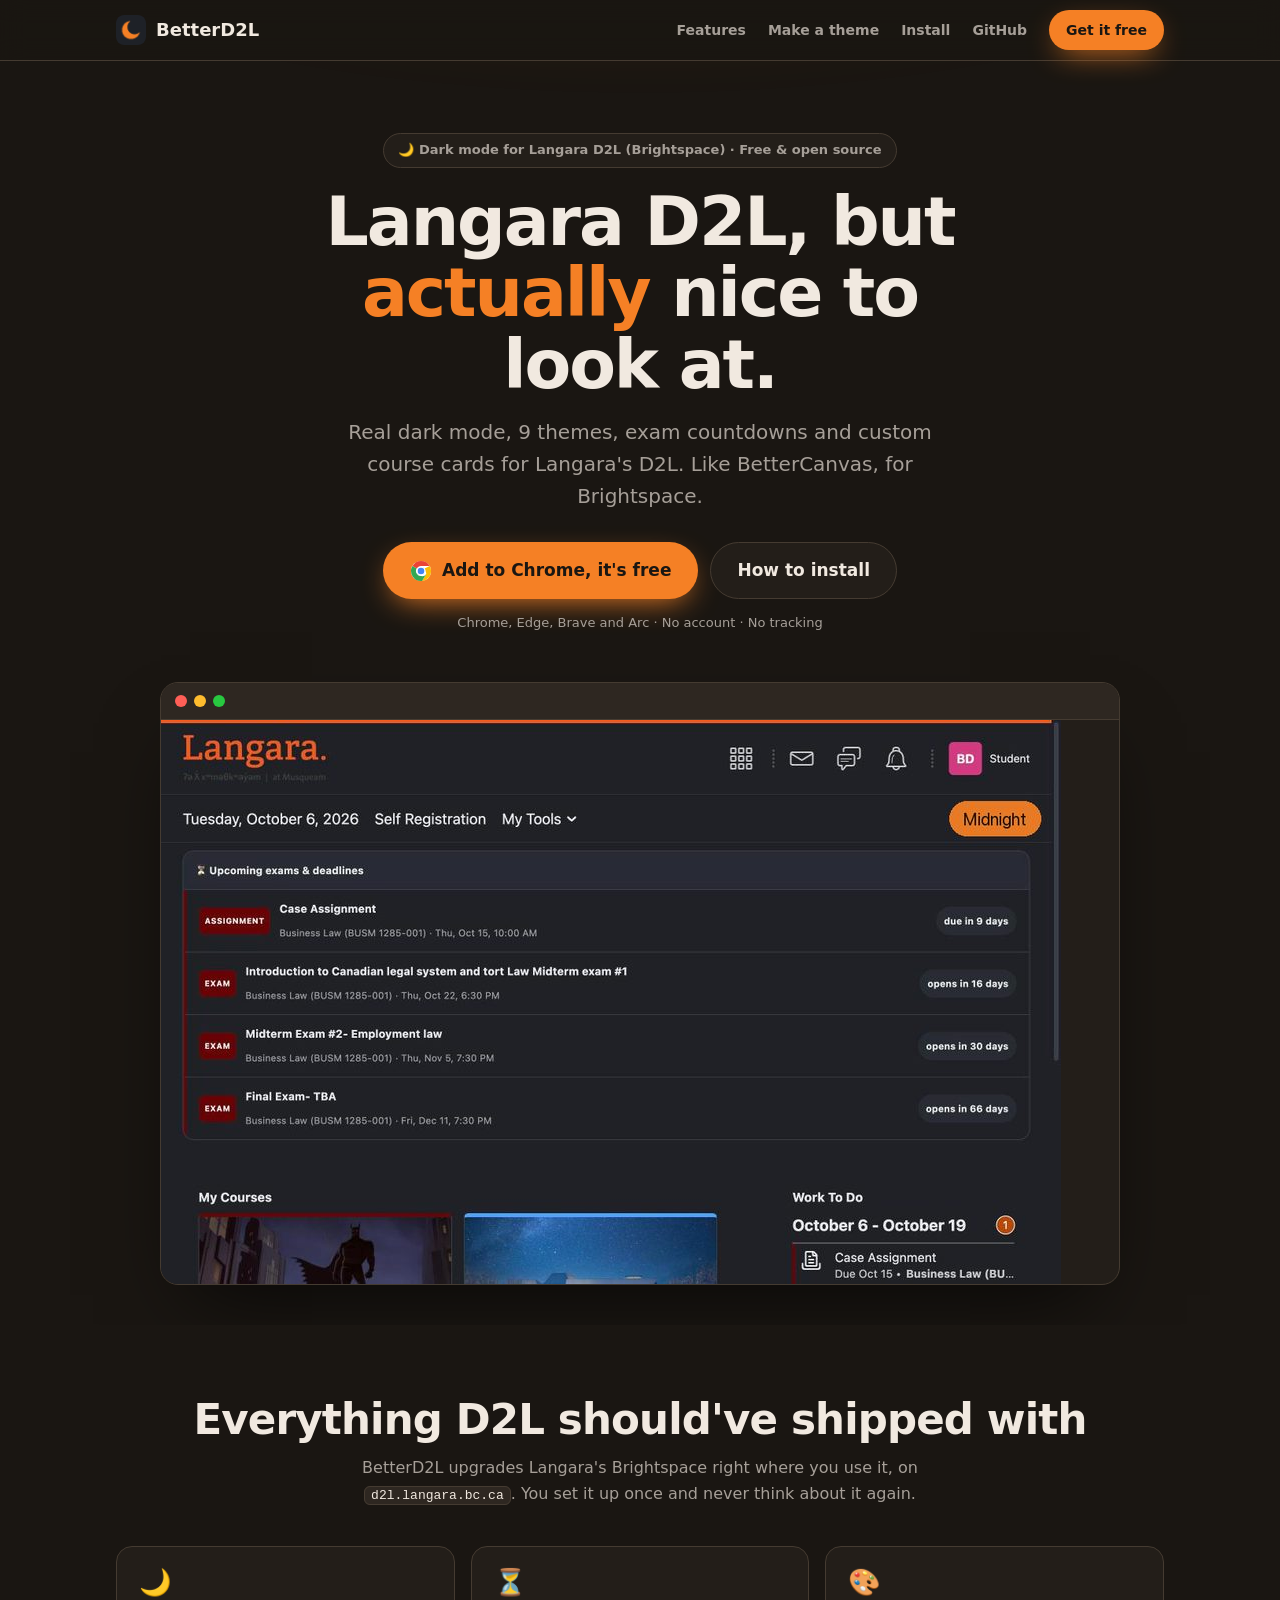
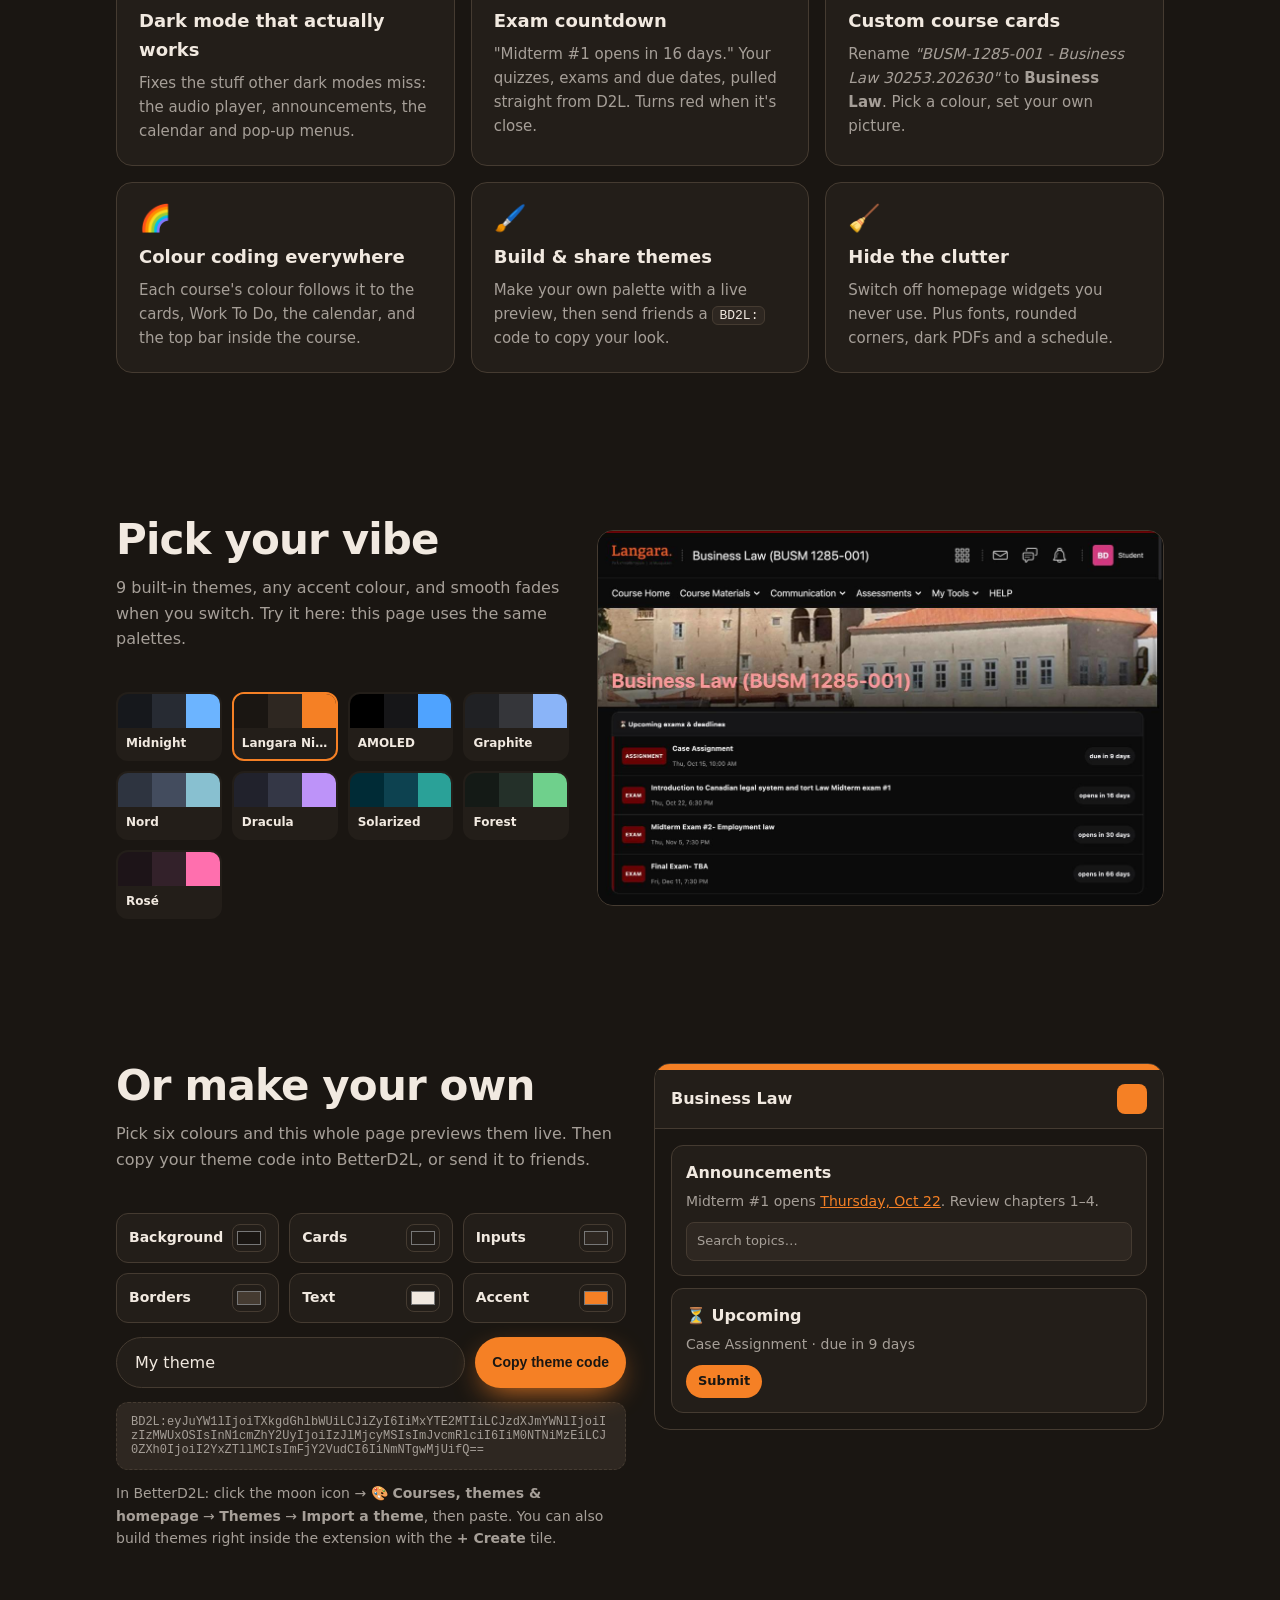
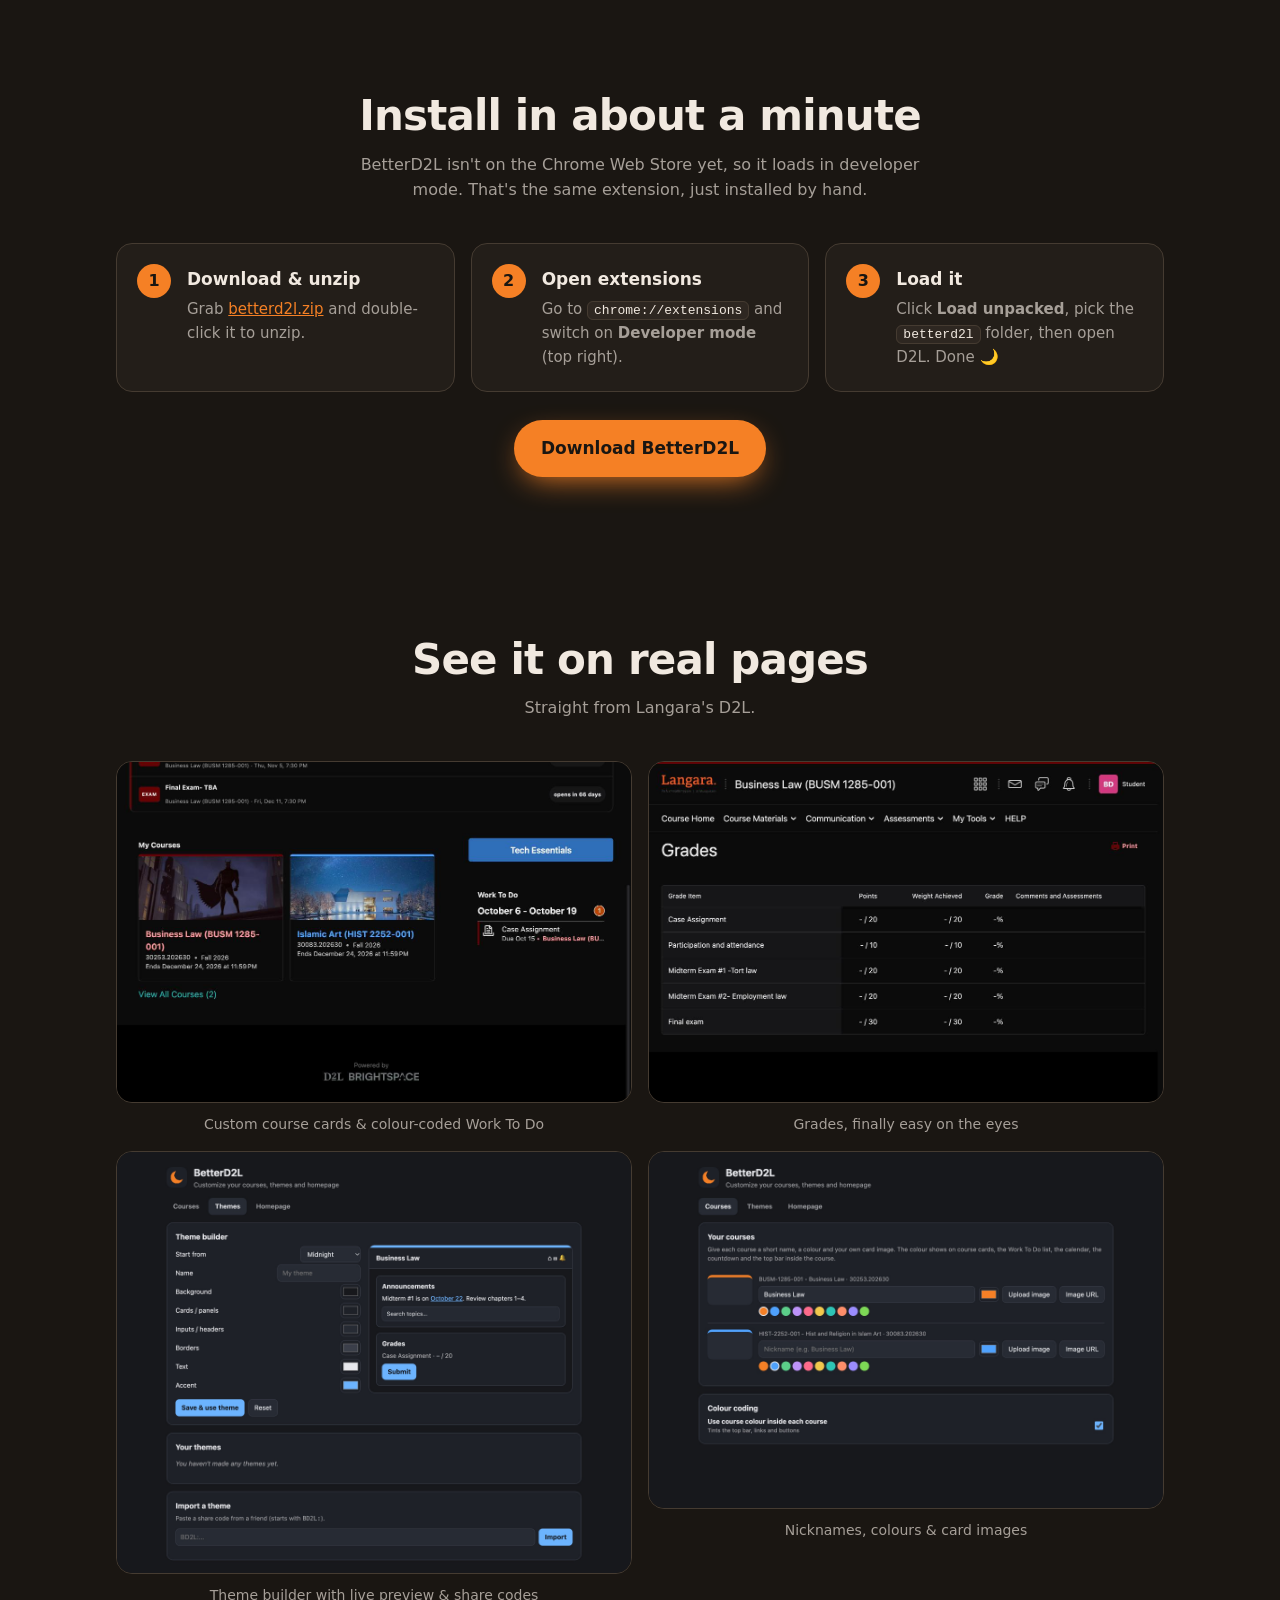
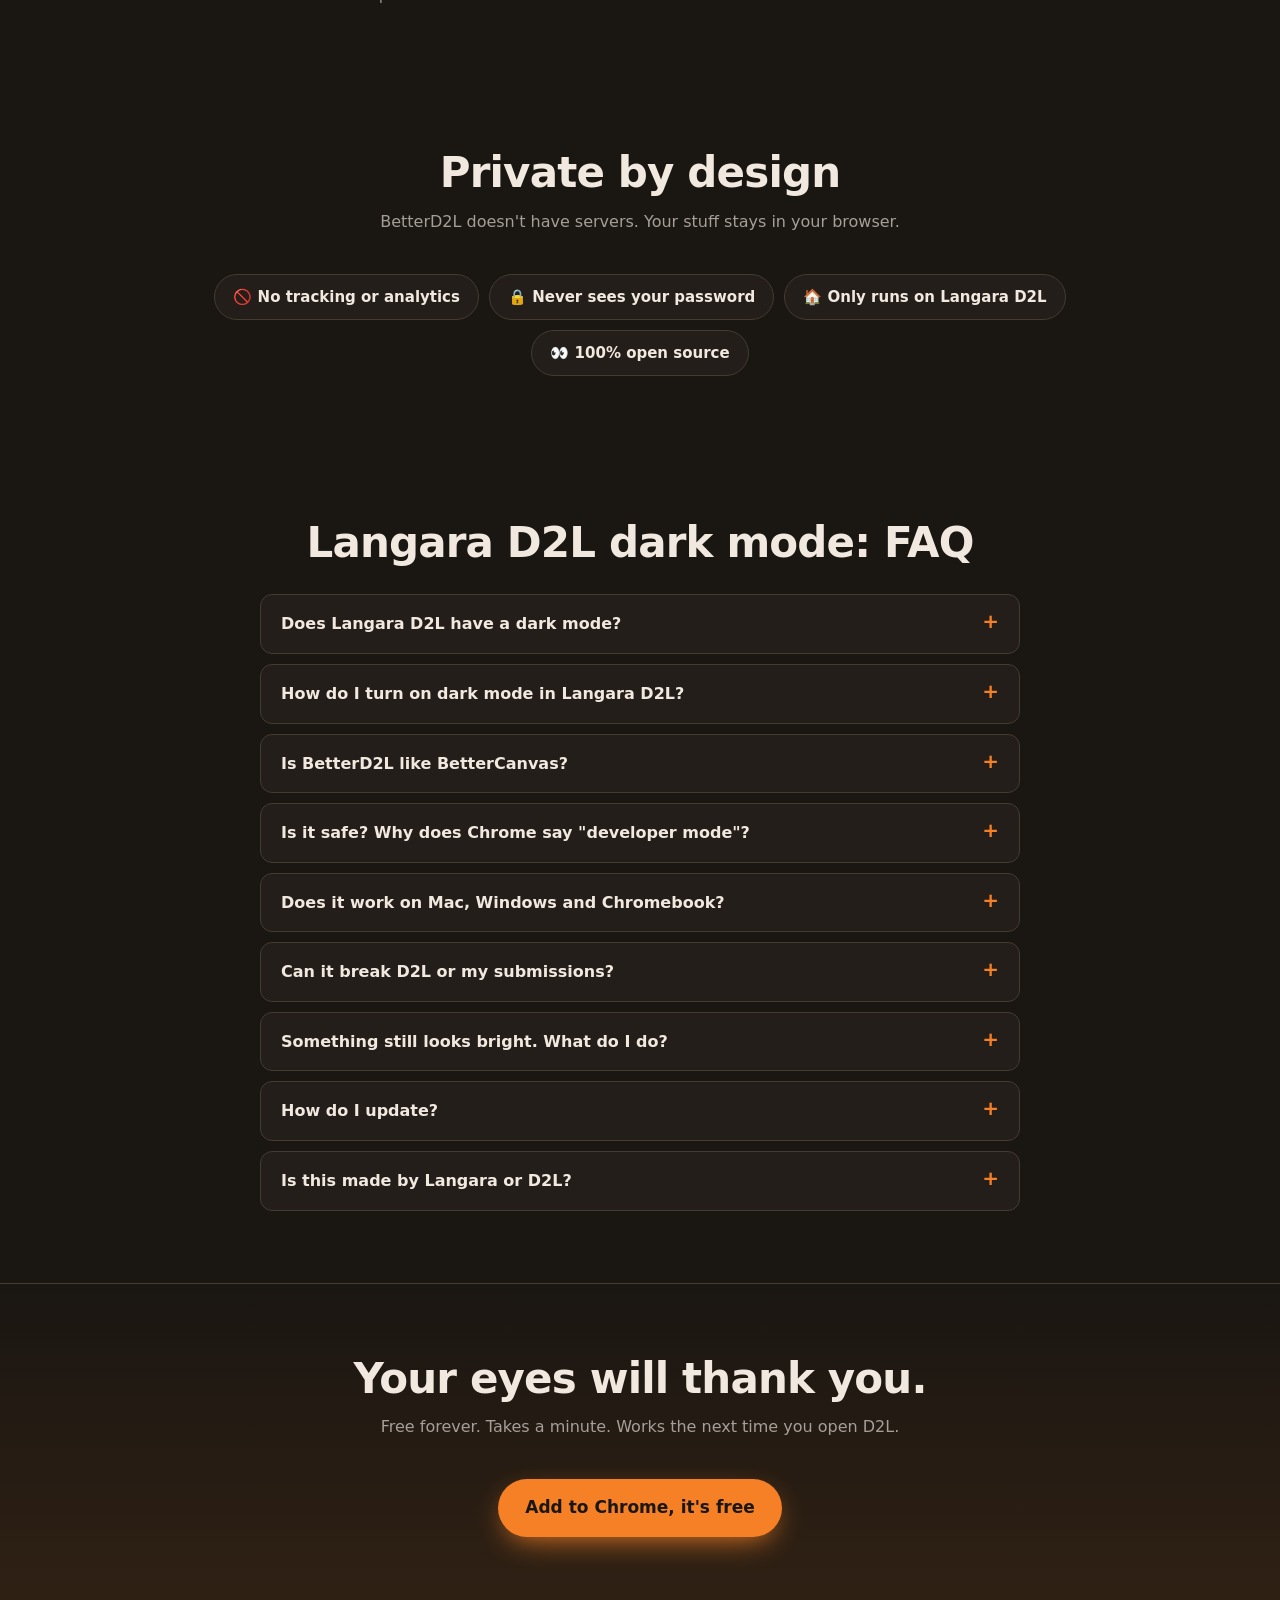
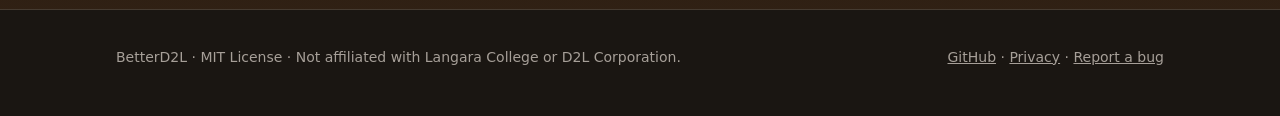
<file: docs/index.html>
<!doctype html>
<html lang="en-CA">
<head>
<meta charset="utf-8">
<meta name="viewport" content="width=device-width, initial-scale=1">
<title>Langara D2L Dark Mode &amp; Themes | BetterD2L (Free)</title>
<meta name="description" content="Get dark mode on Langara D2L (Brightspace). Free Chrome extension with 9 themes, exam countdowns and custom course cards. Like BetterCanvas, for D2L.">
<meta name="keywords" content="Langara D2L, Langara Brightspace, d2l.langara.bc.ca, D2L dark mode, Brightspace dark mode, Langara dark mode, BetterD2L, Better D2L, BetterCanvas for D2L, D2L themes, Brightspace extension, Langara College">
<meta name="google-site-verification" content="lTld8i5eqU4JOK8J1vmreQBeneflmptz2JfpTQRgKaM">
<meta name="robots" content="index, follow, max-image-preview:large">
<link rel="canonical" href="https://cryptochefa.github.io/betterd2l/">
<meta name="author" content="CryptoChefA">
<meta name="theme-color" content="#16181c">
<link rel="icon" href="icon.png">
<link rel="apple-touch-icon" href="icon.png">
<link rel="preload" as="image" href="screenshots/demo-poster.jpg" fetchpriority="high">

<!-- Link previews (iMessage, Discord, Reddit, Instagram DMs, X, LinkedIn) -->
<meta property="og:type" content="website">
<meta property="og:site_name" content="BetterD2L">
<meta property="og:locale" content="en_CA">
<meta property="og:title" content="BetterD2L: Dark mode &amp; themes for Langara D2L 🌙">
<meta property="og:description" content="Real dark mode, 9 themes, exam countdowns and custom course cards for Langara's Brightspace. Free Chrome extension.">
<meta property="og:url" content="https://cryptochefa.github.io/betterd2l/">
<meta property="og:image" content="https://cryptochefa.github.io/betterd2l/og.png">
<meta property="og:image:width" content="1200">
<meta property="og:image:height" content="630">
<meta property="og:image:alt" content="BetterD2L: dark mode and themes for Langara D2L">
<meta name="twitter:card" content="summary_large_image">
<meta name="twitter:title" content="BetterD2L: Dark mode &amp; themes for Langara D2L">
<meta name="twitter:description" content="Free Chrome extension: dark mode, 9 themes, exam countdowns and custom course cards for Brightspace.">
<meta name="twitter:image" content="https://cryptochefa.github.io/betterd2l/og.png">

<script type="application/ld+json">
[
 {
  "@context": "https://schema.org",
  "@type": "SoftwareApplication",
  "name": "BetterD2L",
  "alternateName": [
   "Better D2L",
   "BetterD2L for Langara",
   "D2L Dark Mode"
  ],
  "description": "Free Chrome extension that adds dark mode, 9 themes, exam countdowns, custom course cards and colour coding to Langara College's D2L (Brightspace).",
  "applicationCategory": "BrowserApplication",
  "applicationSubCategory": "Browser extension",
  "operatingSystem": "Chrome, Edge, Brave, Arc (Windows, macOS, ChromeOS, Linux)",
  "softwareVersion": "2.4.0",
  "url": "https://cryptochefa.github.io/betterd2l/",
  "downloadUrl": "https://github.com/CryptoChefA/betterd2l/releases/latest/download/betterd2l.zip",
  "installUrl": "https://cryptochefa.github.io/betterd2l/#install",
  "image": "https://cryptochefa.github.io/betterd2l/og.png",
  "screenshot": [
   "https://cryptochefa.github.io/betterd2l/screenshots/homepage-countdown.jpg",
   "https://cryptochefa.github.io/betterd2l/screenshots/course-after.jpg",
   "https://cryptochefa.github.io/betterd2l/screenshots/settings-themes.jpg"
  ],
  "featureList": [
   "Dark mode for D2L / Brightspace",
   "9 built-in themes and a custom theme builder",
   "Exam and assignment countdown",
   "Custom course names, colours and images",
   "Course colour coding",
   "Hide homepage widgets",
   "Smooth theme transitions"
  ],
  "offers": {
   "@type": "Offer",
   "price": "0",
   "priceCurrency": "CAD"
  },
  "isAccessibleForFree": true,
  "license": "https://opensource.org/licenses/MIT",
  "author": {
   "@type": "Person",
   "name": "CryptoChefA",
   "url": "https://github.com/CryptoChefA"
  },
  "audience": {
   "@type": "EducationalAudience",
   "educationalRole": "student",
   "audienceType": "Langara College students"
  }
 },
 {
  "@context": "https://schema.org",
  "@type": "WebSite",
  "name": "BetterD2L",
  "url": "https://cryptochefa.github.io/betterd2l/",
  "inLanguage": "en-CA"
 },
 {
  "@context": "https://schema.org",
  "@type": "FAQPage",
  "mainEntity": [
   {
    "@type": "Question",
    "name": "Does Langara D2L have a dark mode?",
    "acceptedAnswer": {
     "@type": "Answer",
     "text": "Not built in. Langara's D2L (Brightspace) only comes in a bright white theme. BetterD2L is a free Chrome extension that adds a real dark mode to d2l.langara.bc.ca, along with 9 themes, exam countdowns and custom course cards."
    }
   },
   {
    "@type": "Question",
    "name": "How do I turn on dark mode in Langara D2L?",
    "acceptedAnswer": {
     "@type": "Answer",
     "text": "Install BetterD2L: download betterd2l.zip, open chrome://extensions, turn on Developer mode, click Load unpacked and pick the betterd2l folder. The next time you open Langara D2L it's dark. Press Alt+Shift+D to toggle it."
    }
   },
   {
    "@type": "Question",
    "name": "Is BetterD2L like BetterCanvas?",
    "acceptedAnswer": {
     "@type": "Answer",
     "text": "Yes. BetterCanvas is a popular extension for Canvas, and BetterD2L brings the same kind of upgrades to Brightspace (D2L): dark mode, themes, custom course cards, colour coding and deadline countdowns."
    }
   },
   {
    "@type": "Question",
    "name": "Is it safe? Why does Chrome say \"developer mode\"?",
    "acceptedAnswer": {
     "@type": "Answer",
     "text": "Developer mode just means the extension was loaded from a folder instead of the Chrome Web Store. The code is all public on GitHub, so you (or a CS friend) can read every line. It only runs on Langara's D2L and never sends data anywhere."
    }
   },
   {
    "@type": "Question",
    "name": "Does it work on Mac, Windows and Chromebook?",
    "acceptedAnswer": {
     "@type": "Answer",
     "text": "Yes. It works anywhere Chrome runs, plus Edge, Brave, Arc and Opera. Safari and Firefox aren't supported yet."
    }
   },
   {
    "@type": "Question",
    "name": "Can it break D2L or my submissions?",
    "acceptedAnswer": {
     "@type": "Answer",
     "text": "No. It only changes how pages look and reads your course dates. It never submits, posts or edits anything. If a page ever looks off, press Alt+Shift+D to turn it off instantly."
    }
   },
   {
    "@type": "Question",
    "name": "Something still looks bright. What do I do?",
    "acceptedAnswer": {
     "@type": "Answer",
     "text": "Switch to Invert mode in the popup for now, and open an issue saying which page it was."
    }
   },
   {
    "@type": "Question",
    "name": "How do I update?",
    "acceptedAnswer": {
     "@type": "Answer",
     "text": "Download the new zip, replace your betterd2l folder's contents, then hit ↻ on BetterD2L in chrome://extensions. Your settings stay put. See the changelog for what's new."
    }
   },
   {
    "@type": "Question",
    "name": "Is this made by Langara or D2L?",
    "acceptedAnswer": {
     "@type": "Answer",
     "text": "No. It's an independent student project, not affiliated with Langara College or D2L Corporation."
    }
   }
  ]
 }
]
</script>

<style>
  :root {
    --bg: #16181c; --surface: #1e2127; --surface2: #272b33; --border: #3a3f4a;
    --text: #e6e8eb; --muted: #a3abb8; --accent: #f58025; --accent-ink: #1a1612;
    --radius: 16px;
    color-scheme: dark;
  }
  * { box-sizing: border-box; }
  html { scroll-behavior: smooth; }
  body {
    margin: 0; background: var(--bg); color: var(--text);
    font: 16px/1.6 ui-sans-serif, system-ui, -apple-system, "Segoe UI", Roboto, sans-serif;
    transition: background-color .45s ease, color .45s ease;
    -webkit-font-smoothing: antialiased;
  }
  .card, .step, .shot, .pill, nav, .swatches button, .faq details { transition: background-color .45s ease, border-color .45s ease, color .45s ease; }
  a { color: var(--accent); }
  img, video { max-width: 100%; height: auto; display: block; }
  .wrap { max-width: 1080px; margin: 0 auto; padding: 0 16px; }

  /* Nav */
  nav { position: sticky; top: 0; z-index: 10; background: color-mix(in srgb, var(--bg) 82%, transparent); backdrop-filter: blur(12px); border-bottom: 1px solid var(--border); }
  nav .wrap { display: flex; align-items: center; justify-content: space-between; height: 60px; gap: 12px; }
  .brand { display: flex; align-items: center; gap: 10px; font-weight: 800; font-size: 18px; color: var(--text); text-decoration: none; }
  .brand img { width: 30px; height: 30px; border-radius: 8px; }
  nav .links { display: flex; gap: 22px; align-items: center; }
  nav .links a { color: var(--muted); text-decoration: none; font-weight: 600; font-size: 14px; }
  nav .links a:hover { color: var(--text); }
  nav .links a.btn, nav .links a.btn:hover { color: var(--accent-ink); }
  @media (max-width: 640px) { nav .links a.hide-sm { display: none; } }

  /* Buttons */
  .btn { display: inline-flex; align-items: center; justify-content: center; gap: 10px; padding: 14px 26px; border-radius: 999px; font-weight: 800; font-size: 17px; text-decoration: none; border: 1px solid transparent; cursor: pointer; transition: transform .15s ease, box-shadow .2s ease, background-color .45s ease; }
  .btn:active { transform: translateY(1px); }
  .btn-primary { background: var(--accent); color: var(--accent-ink); box-shadow: 0 10px 30px -10px var(--accent); }
  .btn-primary:hover { box-shadow: 0 14px 36px -10px var(--accent); transform: translateY(-1px); }
  .btn-ghost { color: var(--text); border-color: var(--border); background: var(--surface); }
  .btn-ghost:hover { border-color: var(--accent); }
  .btn svg { width: 22px; height: 22px; flex: none; }
  .btn-sm { padding: 8px 16px; font-size: 14px; }

  /* Hero */
  header.hero { padding: 72px 0 40px; text-align: center; position: relative; overflow: hidden; }
  header.hero::before { content: ""; position: absolute; inset: -40% -10% auto; height: 520px; background: radial-gradient(closest-side, color-mix(in srgb, var(--accent) 28%, transparent), transparent); filter: blur(20px); pointer-events: none; transition: background .45s ease; }
  .eyebrow { display: inline-block; padding: 6px 14px; border-radius: 999px; border: 1px solid var(--border); background: var(--surface); color: var(--muted); font-size: 13px; font-weight: 600; position: relative; }
  h1 { font-size: clamp(38px, 7vw, 68px); line-height: 1.05; letter-spacing: -.03em; margin: 18px auto 16px; max-width: 14ch; position: relative; }
  h1 em { font-style: normal; color: var(--accent); transition: color .45s ease; }
  .lede { color: var(--muted); font-size: clamp(17px, 2.2vw, 20px); max-width: 620px; margin: 0 auto 30px; position: relative; }
  .cta { display: flex; gap: 12px; justify-content: center; flex-wrap: wrap; position: relative; }
  .fine { color: var(--muted); font-size: 13px; margin-top: 14px; position: relative; }

  .demo { margin: 48px auto 0; max-width: 960px; border-radius: 18px; overflow: hidden; border: 1px solid var(--border); box-shadow: 0 40px 80px -30px rgba(0,0,0,.7); position: relative; background: var(--surface); }
  .demo .chrome { display: flex; gap: 7px; padding: 12px 14px; background: var(--surface2); border-bottom: 1px solid var(--border); }
  .demo .chrome i { width: 12px; height: 12px; border-radius: 50%; background: var(--border); }
  .demo .chrome i:nth-child(1) { background: #ff5f57; } .demo .chrome i:nth-child(2) { background: #febc2e; } .demo .chrome i:nth-child(3) { background: #28c840; }

  /* Sections */
  section { padding: 72px 0; }
  h2 { font-size: clamp(28px, 4.4vw, 42px); letter-spacing: -.02em; line-height: 1.1; margin: 0 0 12px; text-align: center; }
  .sub { color: var(--muted); text-align: center; max-width: 600px; margin: 0 auto 40px; }

  .grid { display: grid; grid-template-columns: repeat(3, 1fr); gap: 16px; }
  @media (max-width: 900px) { .grid { grid-template-columns: repeat(2, 1fr); } }
  @media (max-width: 600px) { .grid { grid-template-columns: 1fr; } }
  .card { background: var(--surface); border: 1px solid var(--border); border-radius: var(--radius); padding: 22px; }
  .card .ico { font-size: 26px; line-height: 1; margin-bottom: 12px; }
  .card h3 { margin: 0 0 6px; font-size: 18px; }
  .card p { margin: 0; color: var(--muted); font-size: 15px; }

  /* Theme playground */
  .play { display: grid; grid-template-columns: 1fr 1.25fr; gap: 28px; align-items: center; }
  @media (max-width: 860px) { .play { grid-template-columns: 1fr; } }
  .play h2, .play .sub { text-align: left; margin-left: 0; }
  .swatches { display: grid; grid-template-columns: repeat(4, 1fr); gap: 10px; }
  .swatches button { border: 2px solid transparent; background: var(--surface); border-radius: 12px; padding: 0; overflow: hidden; cursor: pointer; color: var(--text); font: inherit; font-size: 12px; font-weight: 700; text-align: left; }
  .swatches button[aria-pressed="true"] { border-color: var(--accent); }
  .swatches .sw { display: flex; height: 34px; } .swatches .sw i { flex: 1; }
  .swatches span { display: block; padding: 6px 8px; white-space: nowrap; overflow: hidden; text-overflow: ellipsis; }
  .shot { border-radius: var(--radius); overflow: hidden; border: 1px solid var(--border); background: var(--surface); }

  /* Steps */
  .steps { display: grid; grid-template-columns: repeat(3, 1fr); gap: 16px; counter-reset: s; }
  @media (max-width: 760px) { .steps { grid-template-columns: 1fr; } }
  .step { background: var(--surface); border: 1px solid var(--border); border-radius: var(--radius); padding: 22px 22px 22px 70px; position: relative; }
  .step::before { counter-increment: s; content: counter(s); position: absolute; left: 20px; top: 20px; width: 34px; height: 34px; border-radius: 50%; background: var(--accent); color: var(--accent-ink); font-weight: 800; display: grid; place-items: center; transition: background-color .45s ease; }
  .step h3 { margin: 0 0 4px; font-size: 17px; }
  .step p { margin: 0; color: var(--muted); font-size: 15px; }
  code, kbd { font: 13px ui-monospace, "SF Mono", Menlo, monospace; background: var(--surface2); border: 1px solid var(--border); border-radius: 6px; padding: 1px 6px; color: var(--text); }
  .center { text-align: center; margin-top: 28px; }

  /* Gallery */
  .gallery { display: grid; grid-template-columns: 1fr 1fr; gap: 16px; }
  @media (max-width: 760px) { .gallery { grid-template-columns: 1fr; } }
  .gallery figure { margin: 0; }
  .gallery figcaption { color: var(--muted); font-size: 14px; text-align: center; margin-top: 10px; }

  /* Privacy + FAQ */
  .pills { display: flex; flex-wrap: wrap; gap: 10px; justify-content: center; }
  .pill { background: var(--surface); border: 1px solid var(--border); border-radius: 999px; padding: 10px 18px; font-weight: 600; font-size: 15px; }
  .faq { max-width: 760px; margin: 0 auto; display: grid; gap: 10px; }
  .faq details { background: var(--surface); border: 1px solid var(--border); border-radius: 12px; padding: 16px 20px; }
  .faq summary { cursor: pointer; font-weight: 700; list-style: none; display: flex; justify-content: space-between; gap: 12px; }
  .faq summary::after { content: "+"; color: var(--accent); font-size: 20px; line-height: 1; }
  .faq details[open] summary::after { content: "–"; }
  .faq p { color: var(--muted); margin: 10px 0 0; }

  footer { border-top: 1px solid var(--border); padding: 36px 0 48px; color: var(--muted); font-size: 14px; }
  footer .wrap { display: flex; justify-content: space-between; gap: 20px; flex-wrap: wrap; }
  footer a { color: var(--muted); }

  .final { text-align: center; background: linear-gradient(180deg, transparent, color-mix(in srgb, var(--accent) 10%, transparent)); border-top: 1px solid var(--border); }


  /* Custom theme maker */
  .maker { display: grid; grid-template-columns: 1fr 1fr; gap: 28px; align-items: start; }
  @media (max-width: 860px) { .maker { grid-template-columns: 1fr; } }
  .maker h2, .maker .sub { text-align: left; margin-left: 0; }
  .fields { display: grid; grid-template-columns: repeat(3, 1fr); gap: 10px; }
  @media (max-width: 480px) { .fields { grid-template-columns: repeat(2, 1fr); } }
  .field { background: var(--surface); border: 1px solid var(--border); border-radius: 12px; padding: 10px 12px; display: flex; align-items: center; justify-content: space-between; gap: 8px; font-size: 14px; font-weight: 600; transition: background-color .45s ease, border-color .45s ease; }
  .field input[type=color] { width: 34px; height: 28px; border: 1px solid var(--border); border-radius: 8px; padding: 2px; background: none; cursor: pointer; flex: none; }
  .namerow { display: flex; gap: 10px; margin: 14px 0; flex-wrap: wrap; }
  .namerow input { flex: 1 1 180px; min-width: 0; background: var(--surface); border: 1px solid var(--border); color: var(--text); border-radius: 999px; padding: 12px 18px; font: inherit; }
  .codebox { background: var(--surface2); border: 1px dashed var(--border); border-radius: 12px; padding: 12px 14px; font: 12px ui-monospace, "SF Mono", Menlo, monospace; color: var(--muted); word-break: break-all; min-height: 46px; }
  .howto { color: var(--muted); font-size: 14px; margin: 12px 0 0; }
  .mock { border-radius: var(--radius); overflow: hidden; border: 1px solid var(--border); background: var(--bg); transition: background-color .45s ease, border-color .45s ease; }
  .mock .band { height: 6px; background: var(--accent); transition: background-color .45s ease; }
  .mock .bar { display: flex; justify-content: space-between; align-items: center; padding: 14px 16px; background: var(--surface); border-bottom: 1px solid var(--border); font-weight: 800; transition: background-color .45s ease; }
  .mock .bar span { width: 30px; height: 30px; border-radius: 8px; background: var(--accent); display: inline-block; transition: background-color .45s ease; }
  .mock .body { padding: 16px; display: grid; gap: 12px; }
  .mock .tile { background: var(--surface); border: 1px solid var(--border); border-radius: 12px; padding: 14px; transition: background-color .45s ease, border-color .45s ease; }
  .mock .tile b { display: block; margin-bottom: 4px; }
  .mock .tile p { margin: 0; color: var(--muted); font-size: 14px; }
  .mock .tile a { color: var(--accent); }
  .mock .chip { display: inline-block; margin-top: 10px; padding: 6px 12px; border-radius: 999px; background: var(--accent); color: var(--accent-ink); font-weight: 800; font-size: 13px; }
  .mock .input { margin-top: 10px; background: var(--surface2); border: 1px solid var(--border); border-radius: 8px; padding: 8px 10px; font-size: 13px; color: var(--muted); }

  @media (prefers-reduced-motion: reduce) { *, *::before { transition: none !important; } html { scroll-behavior: auto; } }
</style>
</head>
<body>

<nav>
  <div class="wrap">
    <a class="brand" href="#"><img src="icon.png" alt="">BetterD2L</a>
    <div class="links">
      <a class="hide-sm" href="#features">Features</a>
      <a class="hide-sm" href="#make">Make a theme</a>
      <a class="hide-sm" href="#install">Install</a>
      <a class="hide-sm" href="https://github.com/CryptoChefA/betterd2l">GitHub</a>
      <a class="btn btn-primary btn-sm dl" href="https://github.com/CryptoChefA/betterd2l/releases/latest/download/betterd2l.zip">Get it free</a>
    </div>
  </div>
</nav>

<header class="hero">
  <div class="wrap">
    <span class="eyebrow">🌙 Dark mode for Langara D2L (Brightspace) · Free &amp; open source</span>
    <h1>Langara D2L, but <em>actually</em> nice to look at.</h1>
    <p class="lede">Real dark mode, 9 themes, exam countdowns and custom course cards for Langara's D2L. Like BetterCanvas, for Brightspace.</p>
    <div class="cta">
      <a class="btn btn-primary dl" href="https://github.com/CryptoChefA/betterd2l/releases/latest/download/betterd2l.zip">
        <svg viewBox="0 0 48 48" aria-hidden="true"><circle cx="24" cy="24" r="22" fill="#fff"/><path d="M24 2a22 22 0 0 1 19.05 11H24a11 11 0 0 0-9.53 5.5L5.3 13.03A22 22 0 0 1 24 2z" fill="#ea4335"/><path d="M43.05 13A22 22 0 0 1 26.3 45.88l9.2-15.38A11 11 0 0 0 33.5 24a11 11 0 0 0-1.47-5.5L43.05 13z" fill="#fbbc04"/><path d="M26.3 45.88A22 22 0 0 1 5.3 13.03l9.17 5.47A11 11 0 0 0 24 35a11 11 0 0 0 11.5-4.5l-9.2 15.38z" fill="#34a853"/><circle cx="24" cy="24" r="8.5" fill="#4285f4" stroke="#fff" stroke-width="2.5"/></svg>
        Add to Chrome, it's free
      </a>
      <a class="btn btn-ghost" href="#install">How to install</a>
    </div>
    <p class="fine">Chrome, Edge, Brave and Arc · No account · No tracking</p>

    <div class="demo">
      <div class="chrome"><i></i><i></i><i></i></div>
      <video autoplay muted loop playsinline preload="auto" width="900" height="564" poster="screenshots/demo-poster.jpg" aria-label="BetterD2L switching Langara D2L from its stock white look through the Midnight, Langara Night, Nord, Dracula, Forest and AMOLED themes">
        <source src="screenshots/demo.mp4" type="video/mp4">
        <img src="screenshots/demo.gif" width="900" height="564" alt="BetterD2L switching Langara D2L from its stock white look through dark themes">
      </video>
    </div>
  </div>
</header>

<section id="features">
  <div class="wrap">
    <h2>Everything D2L should've shipped with</h2>
    <p class="sub">BetterD2L upgrades Langara's Brightspace right where you use it, on <code>d2l.langara.bc.ca</code>. You set it up once and never think about it again.</p>
    <div class="grid">
      <div class="card"><div class="ico">🌙</div><h3>Dark mode that actually works</h3><p>Fixes the stuff other dark modes miss: the audio player, announcements, the calendar and pop-up menus.</p></div>
      <div class="card"><div class="ico">⏳</div><h3>Exam countdown</h3><p>"Midterm #1 opens in 16 days." Your quizzes, exams and due dates, pulled straight from D2L. Turns red when it's close.</p></div>
      <div class="card"><div class="ico">🎨</div><h3>Custom course cards</h3><p>Rename <i>"BUSM-1285-001 - Business Law 30253.202630"</i> to <b>Business Law</b>. Pick a colour, set your own picture.</p></div>
      <div class="card"><div class="ico">🌈</div><h3>Colour coding everywhere</h3><p>Each course's colour follows it to the cards, Work To Do, the calendar, and the top bar inside the course.</p></div>
      <div class="card"><div class="ico">🖌️</div><h3>Build &amp; share themes</h3><p>Make your own palette with a live preview, then send friends a <code>BD2L:</code> code to copy your look.</p></div>
      <div class="card"><div class="ico">🧹</div><h3>Hide the clutter</h3><p>Switch off homepage widgets you never use. Plus fonts, rounded corners, dark PDFs and a schedule.</p></div>
    </div>
  </div>
</section>

<section id="themes">
  <div class="wrap play">
    <div>
      <h2>Pick your vibe</h2>
      <p class="sub">9 built-in themes, any accent colour, and smooth fades when you switch. Try it here: this page uses the same palettes.</p>
      <div class="swatches" id="swatches"></div>
    </div>
    <div class="shot"><img src="screenshots/course-after.jpg" width="1144" height="757" decoding="async" alt="Langara D2L course homepage in BetterD2L dark mode with an exam countdown" loading="lazy"></div>
  </div>
</section>

<section id="make">
  <div class="wrap maker">
    <div>
      <h2>Or make your own</h2>
      <p class="sub">Pick six colours and this whole page previews them live. Then copy your theme code into BetterD2L, or send it to friends.</p>
      <div class="fields" id="fields"></div>
      <div class="namerow">
        <input id="tname" maxlength="30" placeholder="Name your theme" value="My theme">
        <button class="btn btn-primary btn-sm" id="copy" type="button">Copy theme code</button>
      </div>
      <div class="codebox" id="code"></div>
      <p class="howto">In BetterD2L: click the moon icon → <b>🎨 Courses, themes &amp; homepage</b> → <b>Themes</b> → <b>Import a theme</b>, then paste. You can also build themes right inside the extension with the <b>+ Create</b> tile.</p>
    </div>
    <div class="mock" aria-label="Theme preview">
      <div class="band"></div>
      <div class="bar">Business Law <span></span></div>
      <div class="body">
        <div class="tile"><b>Announcements</b><p>Midterm #1 opens <a href="#make">Thursday, Oct 22</a>. Review chapters 1–4.</p><div class="input">Search topics…</div></div>
        <div class="tile"><b>⏳ Upcoming</b><p>Case Assignment · due in 9 days</p><span class="chip">Submit</span></div>
      </div>
    </div>
  </div>
</section>

<section id="install">
  <div class="wrap">
    <h2>Install in about a minute</h2>
    <p class="sub">BetterD2L isn't on the Chrome Web Store yet, so it loads in developer mode. That's the same extension, just installed by hand.</p>
    <div class="steps">
      <div class="step"><h3>Download &amp; unzip</h3><p>Grab <a class="dl" href="https://github.com/CryptoChefA/betterd2l/releases/latest/download/betterd2l.zip">betterd2l.zip</a> and double-click it to unzip.</p></div>
      <div class="step"><h3>Open extensions</h3><p>Go to <code>chrome://extensions</code> and switch on <b>Developer mode</b> (top right).</p></div>
      <div class="step"><h3>Load it</h3><p>Click <b>Load unpacked</b>, pick the <code>betterd2l</code> folder, then open D2L. Done 🌙</p></div>
    </div>
    <p class="center"><a class="btn btn-primary dl" href="https://github.com/CryptoChefA/betterd2l/releases/latest/download/betterd2l.zip">Download BetterD2L</a></p>
  </div>
</section>

<section>
  <div class="wrap">
    <h2>See it on real pages</h2>
    <p class="sub">Straight from Langara's D2L.</p>
    <div class="gallery">
      <figure class="shot-fig"><div class="shot"><img src="screenshots/homepage-cards.jpg" width="1144" height="757" decoding="async" alt="Langara D2L homepage with BetterD2L custom course cards and colour-coded Work To Do" loading="lazy"></div><figcaption>Custom course cards &amp; colour-coded Work To Do</figcaption></figure>
      <figure class="shot-fig"><div class="shot"><img src="screenshots/grades.jpg" width="1144" height="757" decoding="async" alt="Langara D2L grades page in dark mode" loading="lazy"></div><figcaption>Grades, finally easy on the eyes</figcaption></figure>
      <figure class="shot-fig"><div class="shot"><img src="screenshots/settings-themes.jpg" width="2200" height="1800" decoding="async" alt="Theme builder with live preview" loading="lazy"></div><figcaption>Theme builder with live preview &amp; share codes</figcaption></figure>
      <figure class="shot-fig"><div class="shot"><img src="screenshots/settings-courses.jpg" width="2200" height="1520" decoding="async" alt="Course nicknames, colours and images" loading="lazy"></div><figcaption>Nicknames, colours &amp; card images</figcaption></figure>
    </div>
  </div>
</section>

<section>
  <div class="wrap">
    <h2>Private by design</h2>
    <p class="sub">BetterD2L doesn't have servers. Your stuff stays in your browser.</p>
    <div class="pills">
      <span class="pill">🚫 No tracking or analytics</span>
      <span class="pill">🔒 Never sees your password</span>
      <span class="pill">🏠 Only runs on Langara D2L</span>
      <span class="pill">👀 100% open source</span>
    </div>
  </div>
</section>

<section>
  <div class="wrap">
    <h2>Langara D2L dark mode: FAQ</h2>
    <div class="faq" style="margin-top:28px">
      <details><summary>Does Langara D2L have a dark mode?</summary><p>Not built in. Langara's D2L (Brightspace) only comes in a bright white theme. BetterD2L is a free Chrome extension that adds a real dark mode to d2l.langara.bc.ca, along with 9 themes, exam countdowns and custom course cards.</p></details>
      <details><summary>How do I turn on dark mode in Langara D2L?</summary><p>Install BetterD2L: download <a href="https://github.com/CryptoChefA/betterd2l/releases/latest/download/betterd2l.zip">betterd2l.zip</a>, open <code>chrome://extensions</code>, turn on Developer mode, click Load unpacked and pick the betterd2l folder. The next time you open Langara D2L it's dark. Press <kbd>Alt</kbd>+<kbd>Shift</kbd>+<kbd>D</kbd> to toggle it.</p></details>
      <details><summary>Is BetterD2L like BetterCanvas?</summary><p>Yes. BetterCanvas is a popular extension for Canvas, and BetterD2L brings the same kind of upgrades to Brightspace (D2L): dark mode, themes, custom course cards, colour coding and deadline countdowns.</p></details>
      <details><summary>Is it safe? Why does Chrome say "developer mode"?</summary><p>Developer mode just means the extension was loaded from a folder instead of the Chrome Web Store. The code is all public on <a href="https://github.com/CryptoChefA/betterd2l">GitHub</a>, so you (or a CS friend) can read every line. It only runs on Langara's D2L and never sends data anywhere.</p></details>
      <details><summary>Does it work on Mac, Windows and Chromebook?</summary><p>Yes. It works anywhere Chrome runs, plus Edge, Brave, Arc and Opera. Safari and Firefox aren't supported yet.</p></details>
      <details><summary>Can it break D2L or my submissions?</summary><p>No. It only changes how pages look and reads your course dates. It never submits, posts or edits anything. If a page ever looks off, press <kbd>Alt</kbd>+<kbd>Shift</kbd>+<kbd>D</kbd> to turn it off instantly.</p></details>
      <details><summary>Something still looks bright. What do I do?</summary><p>Switch to <b>Invert</b> mode in the popup for now, and <a href="https://github.com/CryptoChefA/betterd2l/issues">open an issue</a> saying which page it was.</p></details>
      <details><summary>How do I update?</summary><p>Download the new zip, replace your <code>betterd2l</code> folder's contents, then hit ↻ on BetterD2L in <code>chrome://extensions</code>. Your settings stay put. See the <a href="https://github.com/CryptoChefA/betterd2l/blob/main/CHANGELOG.md">changelog</a> for what's new.</p></details>
      <details><summary>Is this made by Langara or D2L?</summary><p>No. It's an independent student project, not affiliated with Langara College or D2L Corporation.</p></details>
    </div>
  </div>
</section>

<section class="final">
  <div class="wrap">
    <h2>Your eyes will thank you.</h2>
    <p class="sub">Free forever. Takes a minute. Works the next time you open D2L.</p>
    <a class="btn btn-primary dl" href="https://github.com/CryptoChefA/betterd2l/releases/latest/download/betterd2l.zip">Add to Chrome, it's free</a>
  </div>
</section>

<footer>
  <div class="wrap">
    <span>BetterD2L · MIT License · Not affiliated with Langara College or D2L Corporation.</span>
    <span><a href="https://github.com/CryptoChefA/betterd2l">GitHub</a> · <a href="https://github.com/CryptoChefA/betterd2l/blob/main/docs/PRIVACY.md">Privacy</a> · <a href="https://github.com/CryptoChefA/betterd2l/issues">Report a bug</a></span>
  </div>
</footer>

<script>
  // The same palettes the extension ships with; clicking one recolours this page with a fade.
  const THEMES = {
    midnight:  ['Midnight',      '#16181c', '#1e2127', '#272b33', '#3a3f4a', '#e6e8eb', '#6cb4ff'],
    langara:   ['Langara Night', '#1a1612', '#231e19', '#2e2721', '#453b31', '#f1e9e0', '#f58025'],
    amoled:    ['AMOLED',        '#000000', '#0b0b0c', '#161618', '#2a2a2e', '#ececec', '#4fa3ff'],
    graphite:  ['Graphite',      '#202124', '#292a2d', '#35363a', '#4a4b50', '#e8eaed', '#8ab4f8'],
    nord:      ['Nord',          '#2e3440', '#3b4252', '#434c5e', '#4c566a', '#eceff4', '#88c0d0'],
    dracula:   ['Dracula',       '#21222c', '#282a36', '#343746', '#44475a', '#f8f8f2', '#bd93f9'],
    solarized: ['Solarized',     '#002b36', '#073642', '#0d4250', '#1d5563', '#eee8d5', '#2aa198'],
    forest:    ['Forest',        '#141a16', '#1b231e', '#243029', '#34453a', '#e3ece5', '#6fd08c'],
    rose:      ['Rosé',          '#1d1418', '#27191f', '#33212a', '#4d3140', '#fbe7f0', '#ff6fae']
  };
  const mix = (a, b, t) => '#' + [1, 3, 5].map(i => {
    const x = parseInt(a.slice(i, i + 2), 16), y = parseInt(b.slice(i, i + 2), 16);
    return Math.round(x + (y - x) * t).toString(16).padStart(2, '0');
  }).join('');
  const box = document.getElementById('swatches');
  let use = function (key) {
    const [, bg, surface, surface2, border, text, accent] = THEMES[key];
    const r = document.documentElement.style;
    r.setProperty('--bg', bg); r.setProperty('--surface', surface); r.setProperty('--surface2', surface2);
    r.setProperty('--border', border); r.setProperty('--text', text); r.setProperty('--muted', mix(bg, text, .65));
    r.setProperty('--accent', accent); r.setProperty('--accent-ink', bg);
    document.querySelector('meta[name=theme-color]').content = bg;
    for (const b of box.children) b.setAttribute('aria-pressed', b.dataset.k === key);
  };
  for (const [k, [name, bg, , surface2, , text, accent]] of Object.entries(THEMES)) {
    const b = document.createElement('button');
    b.dataset.k = k; b.setAttribute('aria-pressed', 'false'); b.title = name;
    b.innerHTML = `<div class="sw"><i style="background:${bg}"></i><i style="background:${surface2}"></i><i style="background:${accent}"></i></div><span>${name}</span>`;
    b.onclick = () => use(k);
    box.appendChild(b);
  }

  // ---- Custom theme maker: live page preview + BetterD2L share code (same format as the extension) ----
  const FIELDS = [['bg', 'Background'], ['surface', 'Cards'], ['surface2', 'Inputs'], ['border', 'Borders'], ['text', 'Text'], ['accent', 'Accent']];
  const fieldsBox = document.getElementById('fields');
  const custom = {};
  function encode(t) {
    const o = { name: t.name }; for (const [k] of FIELDS) o[k] = t[k];
    return 'BD2L:' + btoa(unescape(encodeURIComponent(JSON.stringify(o))));
  }
  function applyCustom() {
    const r = document.documentElement.style;
    for (const [k] of FIELDS) r.setProperty('--' + k, custom[k]);
    r.setProperty('--muted', mix(custom.bg, custom.text, .65));
    r.setProperty('--accent-ink', custom.bg);
    for (const b of box.children) b.setAttribute('aria-pressed', 'false');
    document.getElementById('code').textContent = encode({ ...custom, name: document.getElementById('tname').value.trim() || 'My theme' });
  }
  function loadCustom(key) {
    const [, bg, surface, surface2, border, text, accent] = THEMES[key];
    Object.assign(custom, { bg, surface, surface2, border, text, accent });
    for (const [k] of FIELDS) document.getElementById('c-' + k).value = custom[k];
    document.getElementById('code').textContent = encode({ ...custom, name: document.getElementById('tname').value.trim() || 'My theme' });
  }
  for (const [k, label] of FIELDS) {
    const f = document.createElement('label');
    f.className = 'field';
    f.innerHTML = `<span>${label}</span><input type="color" id="c-${k}" aria-label="${label} colour">`;
    f.querySelector('input').addEventListener('input', (e) => { custom[k] = e.target.value; applyCustom(); });
    fieldsBox.appendChild(f);
  }
  document.getElementById('tname').addEventListener('input', () => { if (custom.bg) document.getElementById('code').textContent = encode({ ...custom, name: document.getElementById('tname').value.trim() || 'My theme' }); });
  document.getElementById('copy').addEventListener('click', async (e) => {
    const code = document.getElementById('code').textContent;
    try { await navigator.clipboard.writeText(code); e.target.textContent = 'Copied ✓'; }
    catch { getSelection().selectAllChildren(document.getElementById('code')); e.target.textContent = 'Press ⌘C / Ctrl+C'; }
    setTimeout(() => (e.target.textContent = 'Copy theme code'), 1800);
  });
  // Picking a preset also seeds the maker, so people can tweak an existing theme.
  const baseUse = use;
  use = (key) => { baseUse(key); loadCustom(key); };
  use('langara');
</script>
</body>
</html>
</file>
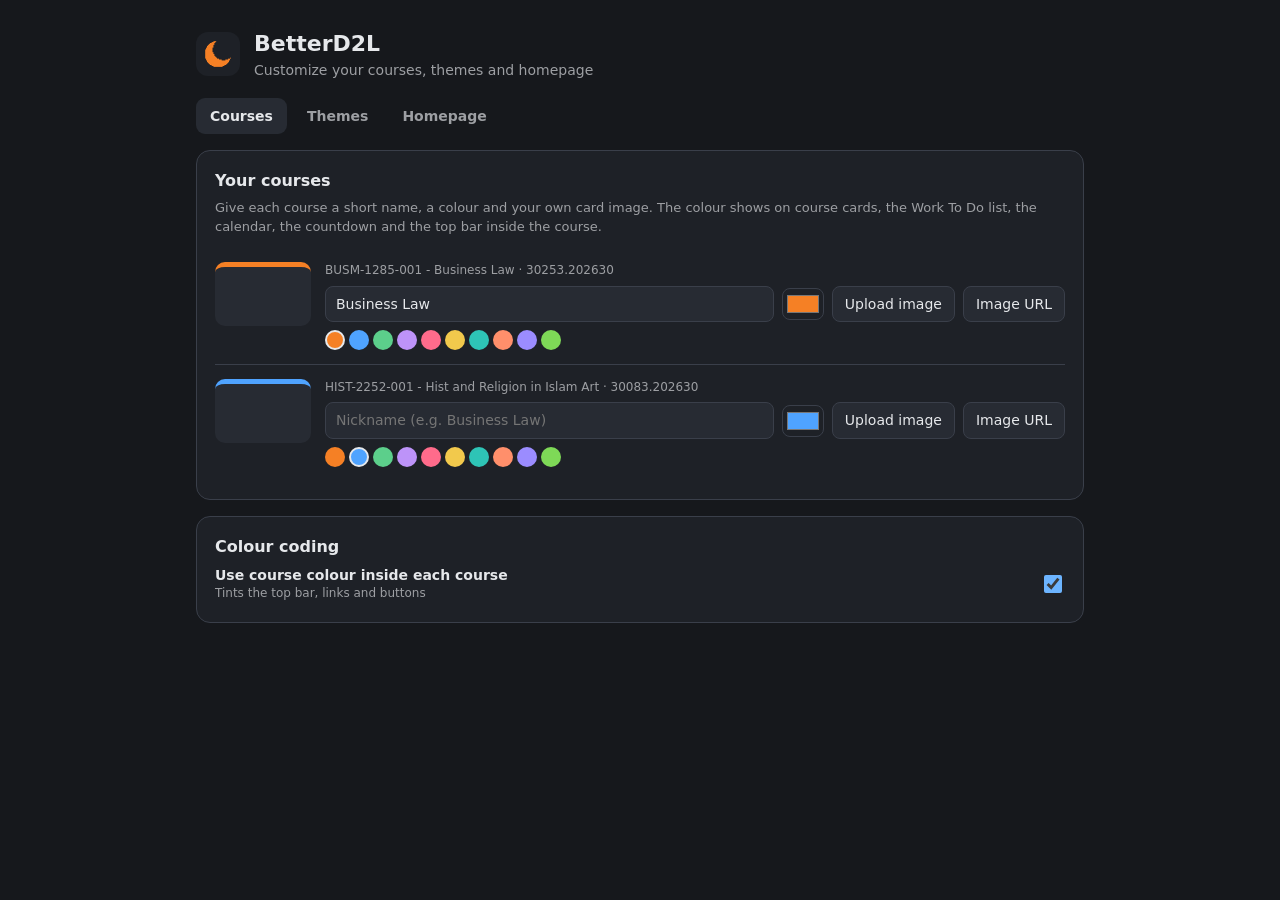
<file: options.html>
<!doctype html>
<meta charset="utf-8">
<meta name="viewport" content="width=device-width, initial-scale=1">
<title>BetterD2L Settings</title>
<link rel="stylesheet" href="options.css">
<header class="top">
  <img src="icons/48.png" alt="">
  <div><h1>BetterD2L</h1><p>Customize your courses, themes and homepage</p></div>
</header>

<nav class="tabs">
  <button data-tab="courses" class="on">Courses</button>
  <button data-tab="themes">Themes</button>
  <button data-tab="homepage">Homepage</button>
</nav>

<main>
  <!-- COURSES -->
  <section id="tab-courses" class="tab on">
    <div class="card">
      <h2>Your courses</h2>
      <p class="hint">Give each course a short name, a colour and your own card image. The colour shows on course cards, the Work To Do list, the calendar, the countdown and the top bar inside the course.</p>
      <div id="courseList"></div>
      <p id="noCourses" class="empty" hidden>No courses yet. Open <a href="https://d2l.langara.bc.ca/d2l/home" target="_blank">your D2L homepage</a> once, then come back here.</p>
    </div>
    <div class="card">
      <h2>Colour coding</h2>
      <label class="row"><span><b>Use course colour inside each course</b><small>Tints the top bar, links and buttons</small></span><input type="checkbox" id="courseAccent"></label>
    </div>
  </section>

  <!-- THEMES -->
  <section id="tab-themes" class="tab">
    <div class="card">
      <h2>Theme builder</h2>
      <div class="builder">
        <div class="fields">
          <label class="row"><span>Start from</span><select id="tbBase"></select></label>
          <label class="row"><span>Name</span><input id="tbName" maxlength="30" placeholder="My theme"></label>
          <label class="row"><span>Background</span><input type="color" id="tb-bg"></label>
          <label class="row"><span>Cards / panels</span><input type="color" id="tb-surface"></label>
          <label class="row"><span>Inputs / headers</span><input type="color" id="tb-surface2"></label>
          <label class="row"><span>Borders</span><input type="color" id="tb-border"></label>
          <label class="row"><span>Text</span><input type="color" id="tb-text"></label>
          <label class="row"><span>Accent</span><input type="color" id="tb-accent"></label>
          <div class="btns">
            <button id="tbSave" class="primary">Save &amp; use theme</button>
            <button id="tbReset">Reset</button>
          </div>
          <p id="tbEditing" class="hint" hidden></p>
        </div>
        <div class="preview" id="preview">
          <div class="pv-band"></div>
          <div class="pv-nav"><b>Business Law</b><span>⌂ ✉ 🔔</span></div>
          <div class="pv-body">
            <div class="pv-card"><h3>Announcements</h3><p>Midterm #1 is on <a>October 22</a>. Review chapters 1–4.</p><div class="pv-input">Search topics…</div></div>
            <div class="pv-card"><h3>Grades</h3><p class="pv-muted">Case Assignment · – / 20</p><button class="pv-btn">Submit</button></div>
          </div>
        </div>
      </div>
    </div>

    <div class="card">
      <h2>Your themes</h2>
      <div id="customThemes"></div>
      <p id="noThemes" class="empty">You haven't made any themes yet.</p>
    </div>

    <div class="card">
      <h2>Import a theme</h2>
      <p class="hint">Paste a share code from a friend (starts with <code>BD2L:</code>).</p>
      <div class="import"><input id="importCode" placeholder="BD2L:…"><button id="importBtn" class="primary">Import</button></div>
      <p id="importMsg" class="hint"></p>
    </div>
  </section>

  <!-- HOMEPAGE -->
  <section id="tab-homepage" class="tab">
    <div class="card">
      <h2>Countdown banner</h2>
      <label class="row"><span><b>Show upcoming exams on homepages</b><small>Quizzes and exams with live countdowns</small></span><input type="checkbox" id="countdown"></label>
      <label class="row"><span><b>Include assignment due dates</b></span><input type="checkbox" id="countdownAssignments"></label>
    </div>
    <div class="card">
      <h2>Homepage widgets</h2>
      <p class="hint">Turn off widgets you don't use. New widgets appear here after you visit a page that has them.</p>
      <div id="widgetList"></div>
      <p id="noWidgets" class="empty" hidden>Open your D2L homepage once to load the widget list.</p>
    </div>
  </section>
</main>
<div id="toast"></div>
<script src="themes.js"></script>
<script src="options.js"></script>
</file>
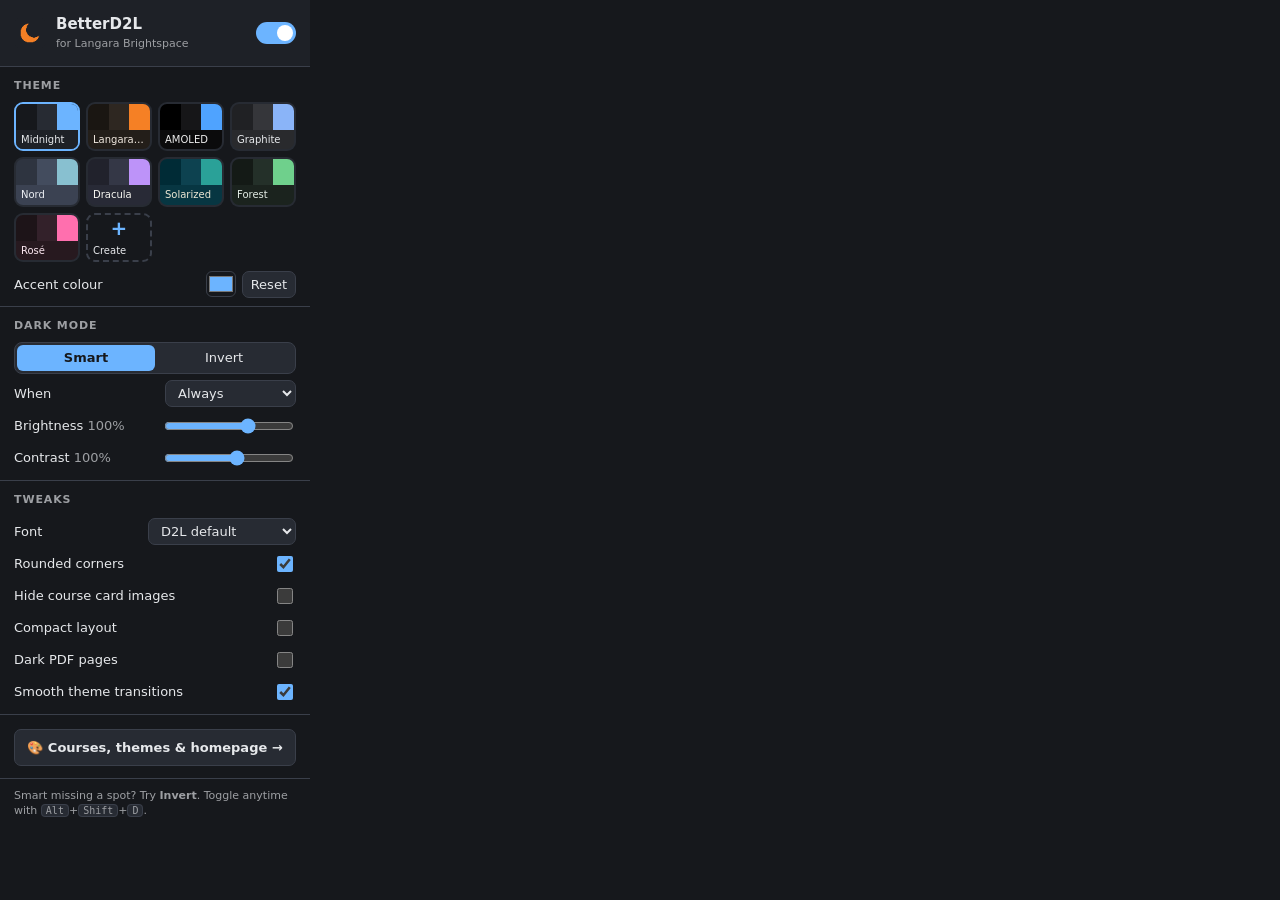
<file: popup.html>
<!doctype html>
<meta charset="utf-8">
<link rel="stylesheet" href="popup.css">
<header>
  <div class="brand"><img src="icons/48.png" alt=""><div><b>BetterD2L</b><span>for Langara Brightspace</span></div></div>
  <label class="switch" title="Alt+Shift+D"><input type="checkbox" id="enabled"><i></i></label>
</header>

<section>
  <h2>Theme</h2>
  <div id="themes" class="themes"></div>
  <div class="row">
    <span>Accent colour</span>
    <span class="accent"><input type="color" id="accent"><button id="resetAccent" title="Use theme accent">Reset</button></span>
  </div>
</section>

<section>
  <h2>Dark mode</h2>
  <div class="seg" id="mode">
    <button data-v="smart">Smart</button><button data-v="invert">Invert</button>
  </div>
  <div class="row"><span>When</span>
    <select id="when">
      <option value="always">Always</option>
      <option value="system">Follow system</option>
      <option value="schedule">On a schedule</option>
    </select>
  </div>
  <div class="row" id="scheduleRow"><span>From</span><span><input type="time" id="from"> to <input type="time" id="to"></span></div>
  <div class="row"><span>Brightness <em id="bv"></em></span><input type="range" id="brightness" min="60" max="120" step="5"></div>
  <div class="row"><span>Contrast <em id="cv"></em></span><input type="range" id="contrast" min="60" max="130" step="5"></div>
</section>

<section>
  <h2>Tweaks</h2>
  <div class="row"><span>Font</span>
    <select id="font">
      <option value="default">D2L default</option>
      <option value="system">System</option>
      <option value="rounded">Rounded</option>
      <option value="mono">Monospace</option>
      <option value="dyslexic">Dyslexia-friendly</option>
    </select>
  </div>
  <label class="row"><span>Rounded corners</span><input type="checkbox" id="rounded"></label>
  <label class="row"><span>Hide course card images</span><input type="checkbox" id="hideCardImages"></label>
  <label class="row"><span>Compact layout</span><input type="checkbox" id="compact"></label>
  <label class="row"><span>Dark PDF pages</span><input type="checkbox" id="darkPdf"></label>
  <label class="row"><span>Smooth theme transitions</span><input type="checkbox" id="smoothTransitions"></label>
</section>

<section><button id="openOptions" class="wide">🎨 Courses, themes &amp; homepage →</button></section>

<footer>Smart missing a spot? Try <b>Invert</b>. Toggle anytime with <kbd>Alt</kbd>+<kbd>Shift</kbd>+<kbd>D</kbd>.</footer>
<script src="themes.js"></script>
<script src="popup.js"></script>
</file>
<file: options.css>
* { box-sizing: border-box; }
:root { color-scheme: dark; }
body { margin: 0; font: 14px/1.45 system-ui, -apple-system, sans-serif; background: var(--bd-bg); color: var(--bd-text); }
a { color: var(--bd-accent); }
.top { display: flex; gap: 14px; align-items: center; max-width: 920px; margin: 0 auto; padding: 28px 16px 10px; }
.top img { width: 44px; height: 44px; border-radius: 12px; }
.top h1 { margin: 0; font-size: 22px; }
.top p { margin: 0; color: var(--bd-muted); }
.tabs { display: flex; gap: 6px; max-width: 920px; margin: 0 auto; padding: 8px 16px; position: sticky; top: 0; background: var(--bd-bg); z-index: 2; }
.tabs button { background: none; border: 0; color: var(--bd-muted); font: inherit; font-weight: 600; padding: 8px 14px; border-radius: 9px; cursor: pointer; }
.tabs button.on { background: var(--bd-surface2); color: var(--bd-text); }
main { max-width: 920px; margin: 0 auto; padding: 8px 16px 60px; }
.tab { display: none; } .tab.on { display: block; }
.card { background: var(--bd-surface); border: 1px solid var(--bd-border); border-radius: 14px; padding: 18px; margin-bottom: 16px; }
h2 { margin: 0 0 6px; font-size: 16px; }
.hint { color: var(--bd-muted); margin: 0 0 12px; font-size: 13px; }
.empty { color: var(--bd-muted); font-style: italic; }
.row { display: flex; justify-content: space-between; align-items: center; gap: 12px; min-height: 40px; }
.row small { display: block; color: var(--bd-muted); font-size: 12px; }
input, select, button { font: inherit; color: var(--bd-text); }
input:not([type]), input[type=text], input[type=url], select {
  background: var(--bd-surface2); border: 1px solid var(--bd-border); border-radius: 8px; padding: 7px 10px; min-width: 0;
}
input[type=checkbox] { width: 18px; height: 18px; accent-color: var(--bd-accent); }
input[type=color] { width: 42px; height: 32px; border: 1px solid var(--bd-border); border-radius: 8px; background: none; padding: 2px; cursor: pointer; }
button { background: var(--bd-surface2); border: 1px solid var(--bd-border); border-radius: 8px; padding: 7px 12px; cursor: pointer; }
button:hover { border-color: var(--bd-accent); }
button.primary { background: var(--bd-accent); color: var(--bd-bg); border-color: transparent; font-weight: 700; }
button.danger:hover { border-color: #ff6b6b; color: #ff6b6b; }

/* Courses */
.course { display: grid; grid-template-columns: 96px 1fr; gap: 14px; padding: 14px 0; border-top: 1px solid var(--bd-border); }
.course:first-child { border-top: 0; }
.thumb { width: 96px; height: 64px; border-radius: 10px; background: var(--bd-surface2) center/cover; border-top: 5px solid var(--cc); }
.course .orig { color: var(--bd-muted); font-size: 12px; margin-bottom: 6px; }
.course .controls { display: flex; flex-wrap: wrap; gap: 8px; align-items: center; }
.course .controls input.nick { flex: 1 1 200px; }
.swatches { display: flex; gap: 4px; flex-wrap: wrap; margin-top: 8px; }
.swatches button { width: 20px; height: 20px; padding: 0; border-radius: 50%; border: 2px solid transparent; }
.swatches button.on { border-color: var(--bd-text); }

/* Theme builder */
.builder { display: grid; grid-template-columns: 1fr 1.1fr; gap: 18px; }
@media (max-width: 720px) { .builder { grid-template-columns: 1fr; } .course { grid-template-columns: 1fr; } }
.btns { display: flex; gap: 8px; margin-top: 10px; }
.preview { border-radius: 12px; overflow: hidden; border: 1px solid var(--bd-border); background: var(--pv-bg); color: var(--pv-text); align-self: start; }
.pv-band { height: 5px; background: var(--pv-accent); }
.pv-nav { display: flex; justify-content: space-between; padding: 12px 14px; background: var(--pv-surface); border-bottom: 1px solid var(--pv-border); }
.pv-body { padding: 14px; display: grid; gap: 12px; }
.pv-card { background: var(--pv-surface); border: 1px solid var(--pv-border); border-radius: 10px; padding: 12px; }
.pv-card h3 { margin: 0 0 6px; font-size: 14px; }
.pv-card p { margin: 0 0 8px; font-size: 13px; }
.pv-card a { color: var(--pv-accent); text-decoration: underline; }
.pv-muted { opacity: .7; }
.pv-input { background: var(--pv-surface2); border: 1px solid var(--pv-border); border-radius: 7px; padding: 6px 9px; font-size: 12px; opacity: .85; }
.pv-btn { background: var(--pv-accent); color: var(--pv-bg); border: 0; font-weight: 700; }

.theme-row { display: flex; align-items: center; gap: 12px; padding: 10px 0; border-top: 1px solid var(--bd-border); flex-wrap: wrap; }
.theme-row:first-child { border-top: 0; }
.theme-row .sw { display: flex; border-radius: 7px; overflow: hidden; width: 90px; height: 26px; flex: none; }
.theme-row .sw i { flex: 1; }
.theme-row b { flex: 1; min-width: 100px; }
.theme-row .actions { display: flex; gap: 6px; flex-wrap: wrap; }
.import { display: flex; gap: 8px; }
.import input { flex: 1; }

#toast { position: fixed; bottom: 20px; left: 50%; transform: translateX(-50%) translateY(80px); background: var(--bd-accent); color: var(--bd-bg); font-weight: 700; padding: 10px 18px; border-radius: 10px; transition: transform .25s; }
#toast.show { transform: translateX(-50%) translateY(0); }
</file>
<file: popup.css>
* { box-sizing: border-box; }
body {
  width: 310px; margin: 0; font: 13px/1.35 system-ui, -apple-system, sans-serif;
  background: var(--bd-bg); color: var(--bd-text); color-scheme: dark;
}
header { display: flex; align-items: center; justify-content: space-between; padding: 14px; background: var(--bd-surface); border-bottom: 1px solid var(--bd-border); }
.brand { display: flex; gap: 10px; align-items: center; }
.brand img { width: 32px; height: 32px; border-radius: 8px; }
.brand b { display: block; font-size: 15px; }
.brand span { color: var(--bd-muted); font-size: 11px; }
section { padding: 10px 14px 6px; border-bottom: 1px solid var(--bd-border); }
h2 { font-size: 11px; text-transform: uppercase; letter-spacing: .08em; color: var(--bd-muted); margin: 2px 0 8px; }
.row { display: flex; justify-content: space-between; align-items: center; gap: 10px; min-height: 32px; }
.row em { font-style: normal; color: var(--bd-muted); }
input[type=range] { width: 130px; accent-color: var(--bd-accent); }
input[type=checkbox] { accent-color: var(--bd-accent); width: 16px; height: 16px; }
select, input[type=time], button {
  background: var(--bd-surface2); color: var(--bd-text); border: 1px solid var(--bd-border);
  border-radius: 7px; padding: 4px 8px; font: inherit;
}
button { cursor: pointer; }
input[type=color] { width: 30px; height: 26px; padding: 0; border: 1px solid var(--bd-border); border-radius: 6px; background: none; cursor: pointer; }
.accent { display: flex; gap: 6px; align-items: center; }

.themes { display: grid; grid-template-columns: repeat(4, 1fr); gap: 6px; margin-bottom: 6px; }
.themes button { padding: 0; overflow: hidden; border-radius: 9px; border: 2px solid transparent; text-align: left; }
.themes button[aria-pressed="true"] { border-color: var(--bd-accent); }
.swatch { height: 26px; display: flex; }
.swatch i { flex: 1; }
.themes span { display: block; font-size: 10px; padding: 3px 5px; white-space: nowrap; overflow: hidden; text-overflow: ellipsis; }

.seg { display: flex; background: var(--bd-surface2); border: 1px solid var(--bd-border); border-radius: 8px; padding: 2px; margin-bottom: 4px; }
.seg button { flex: 1; border: 0; background: none; border-radius: 6px; }
.seg button[aria-pressed="true"] { background: var(--bd-accent); color: var(--bd-bg); font-weight: 600; }

.switch { position: relative; width: 40px; height: 22px; }
.switch input { opacity: 0; width: 0; height: 0; }
.switch i { position: absolute; inset: 0; background: var(--bd-border); border-radius: 22px; cursor: pointer; transition: .2s; }
.switch i::after { content: ""; position: absolute; width: 16px; height: 16px; left: 3px; top: 3px; background: #fff; border-radius: 50%; transition: .2s; }
.switch input:checked + i { background: var(--bd-accent); }
.switch input:checked + i::after { transform: translateX(18px); }

footer { padding: 10px 14px 12px; color: var(--bd-muted); font-size: 11px; }
kbd { background: var(--bd-surface2); border: 1px solid var(--bd-border); border-radius: 4px; padding: 0 4px; font: 10px ui-monospace, monospace; }

button.wide { width: 100%; padding: 9px; font-weight: 600; margin: 4px 0 6px; }
button.wide:hover { border-color: var(--bd-accent); }

.themes button.create { border: 2px dashed var(--bd-border); background: none; }
.themes button.create:hover { border-color: var(--bd-accent); }
.swatch.plus { display: grid; place-items: center; font-size: 20px; font-weight: 700; color: var(--bd-accent); }
</file>
